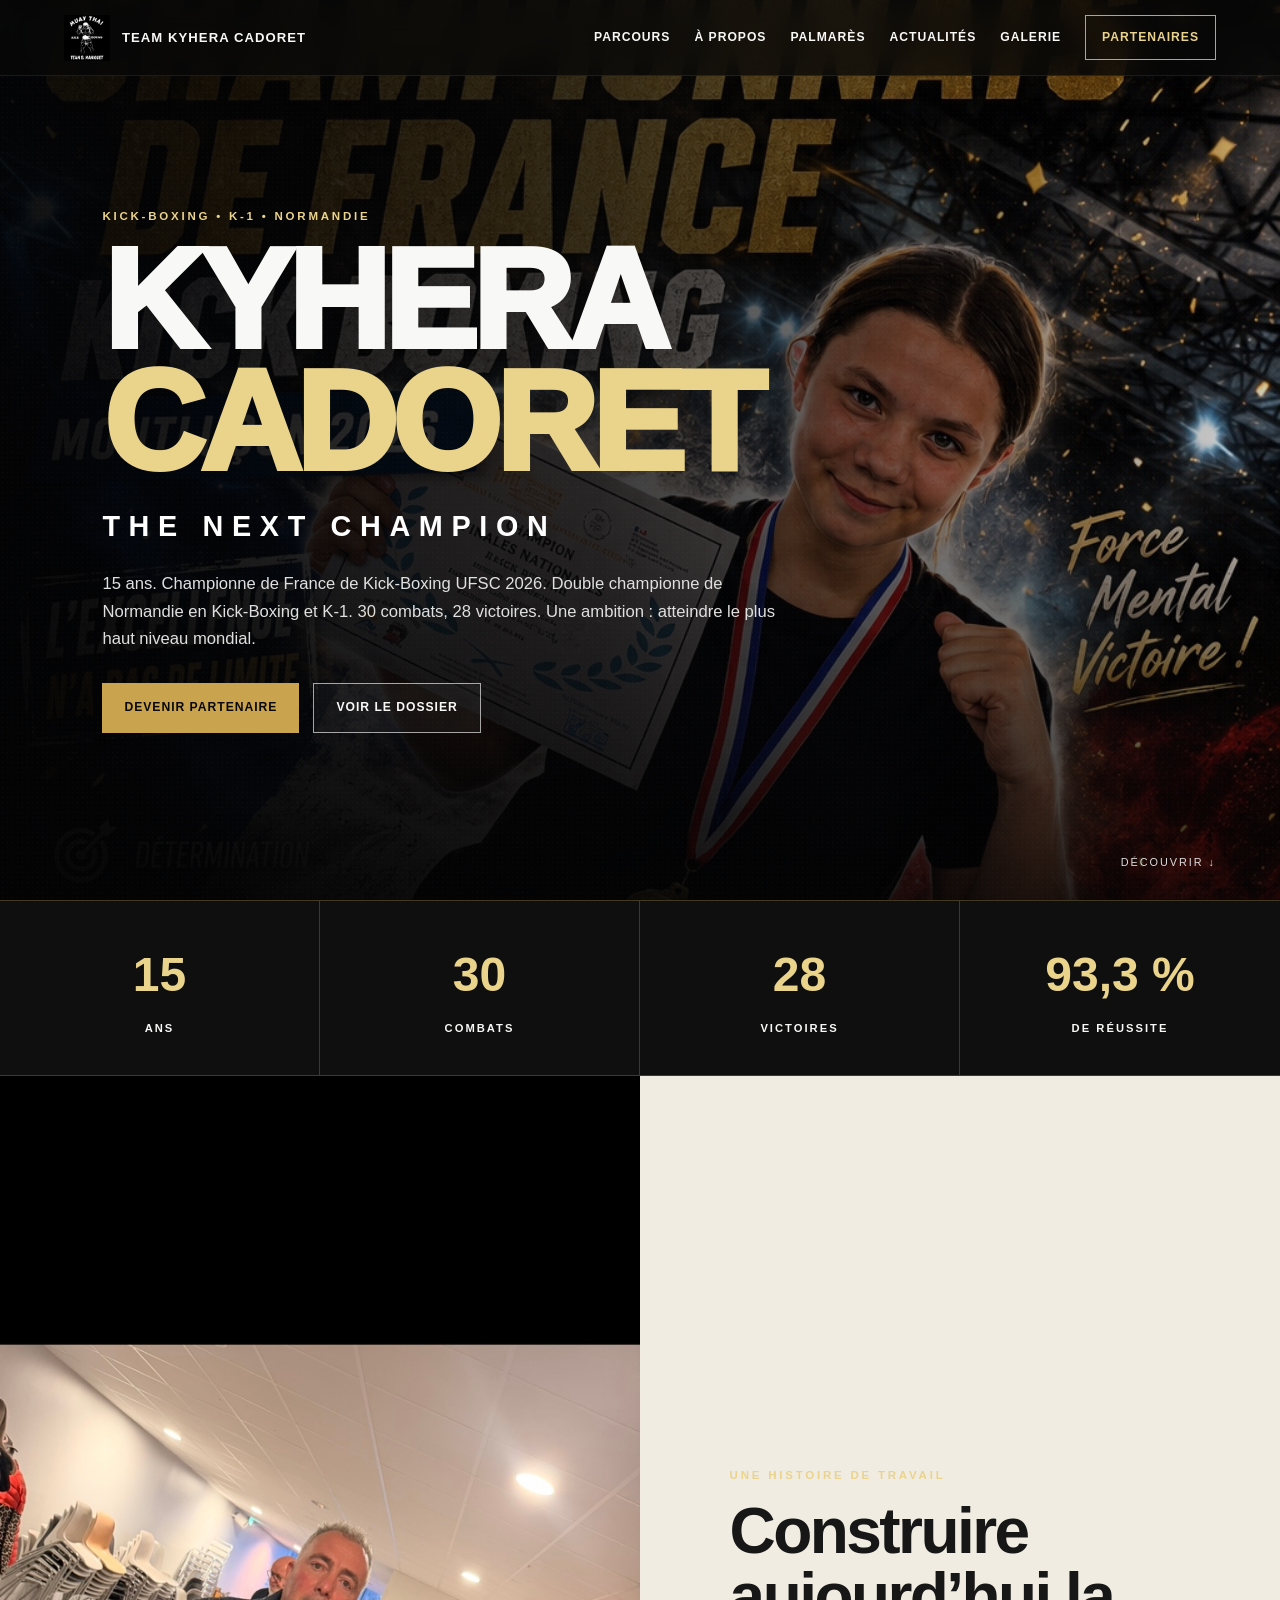
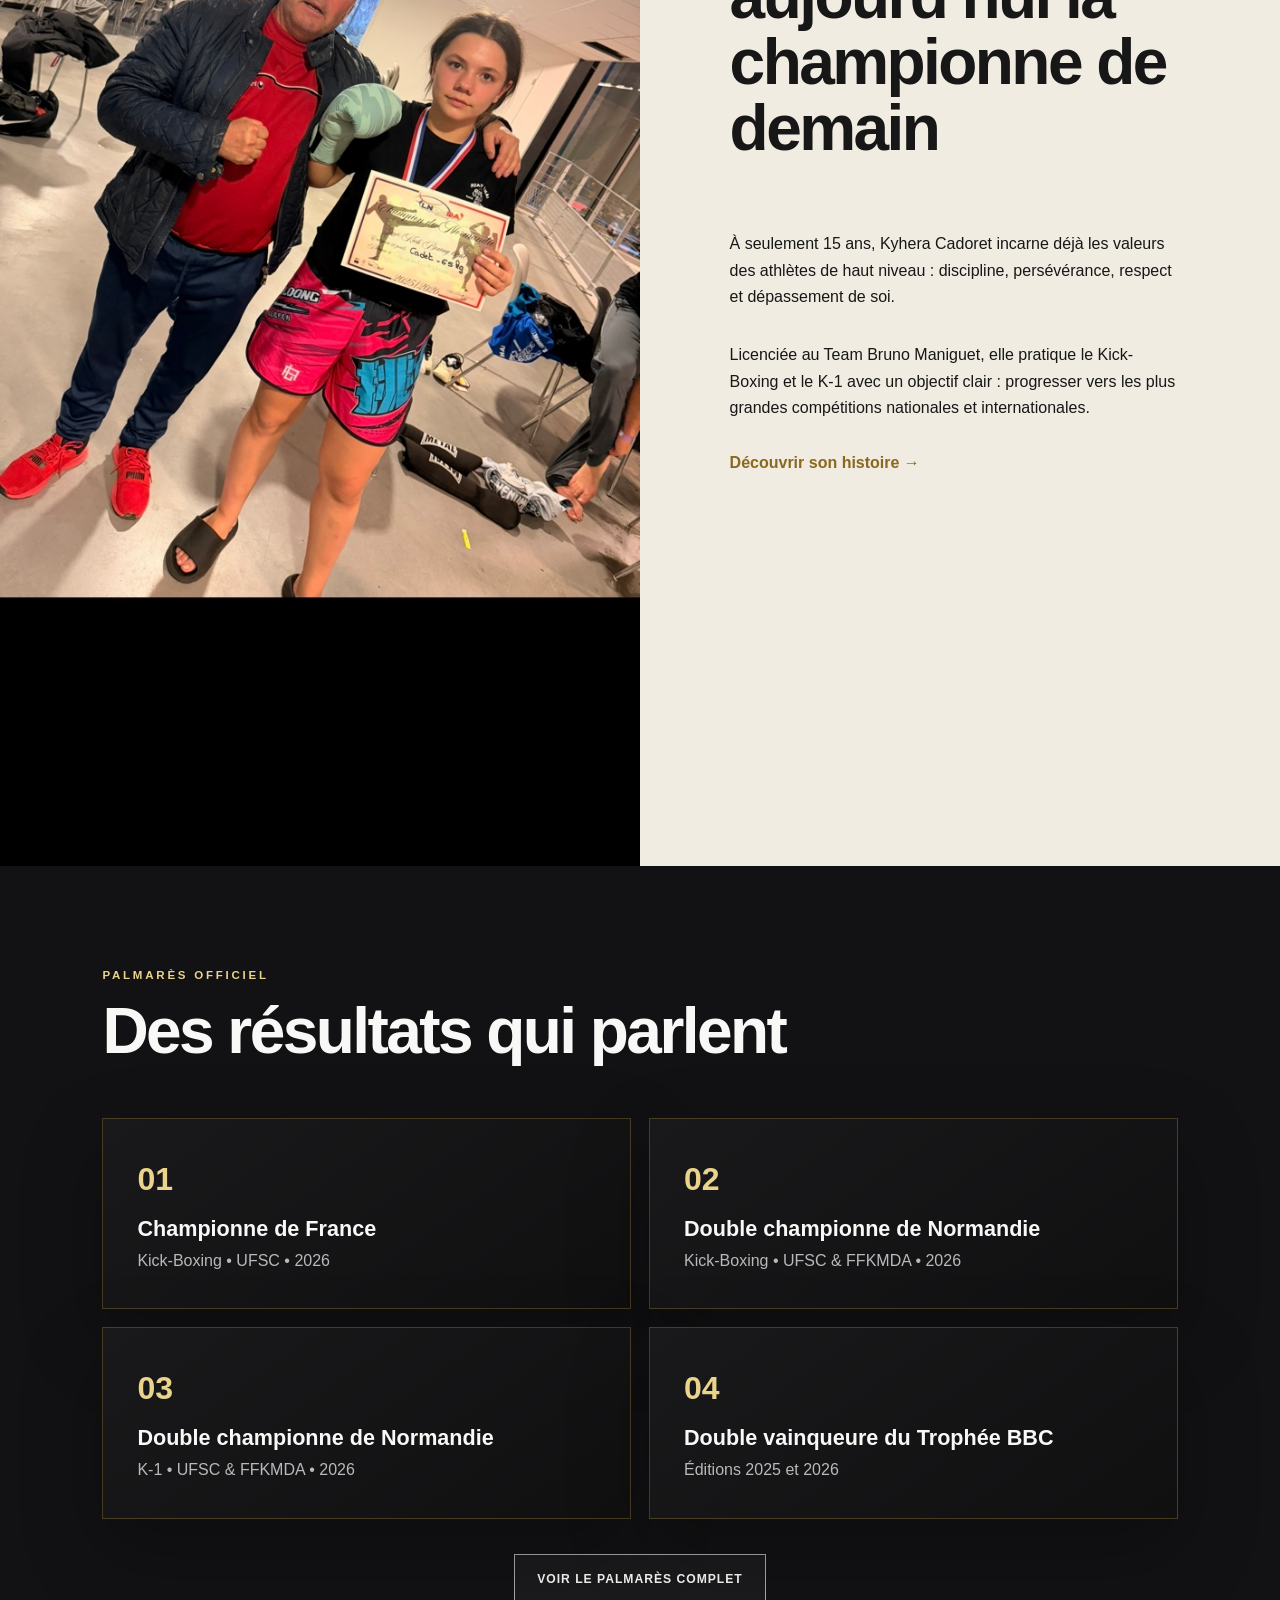
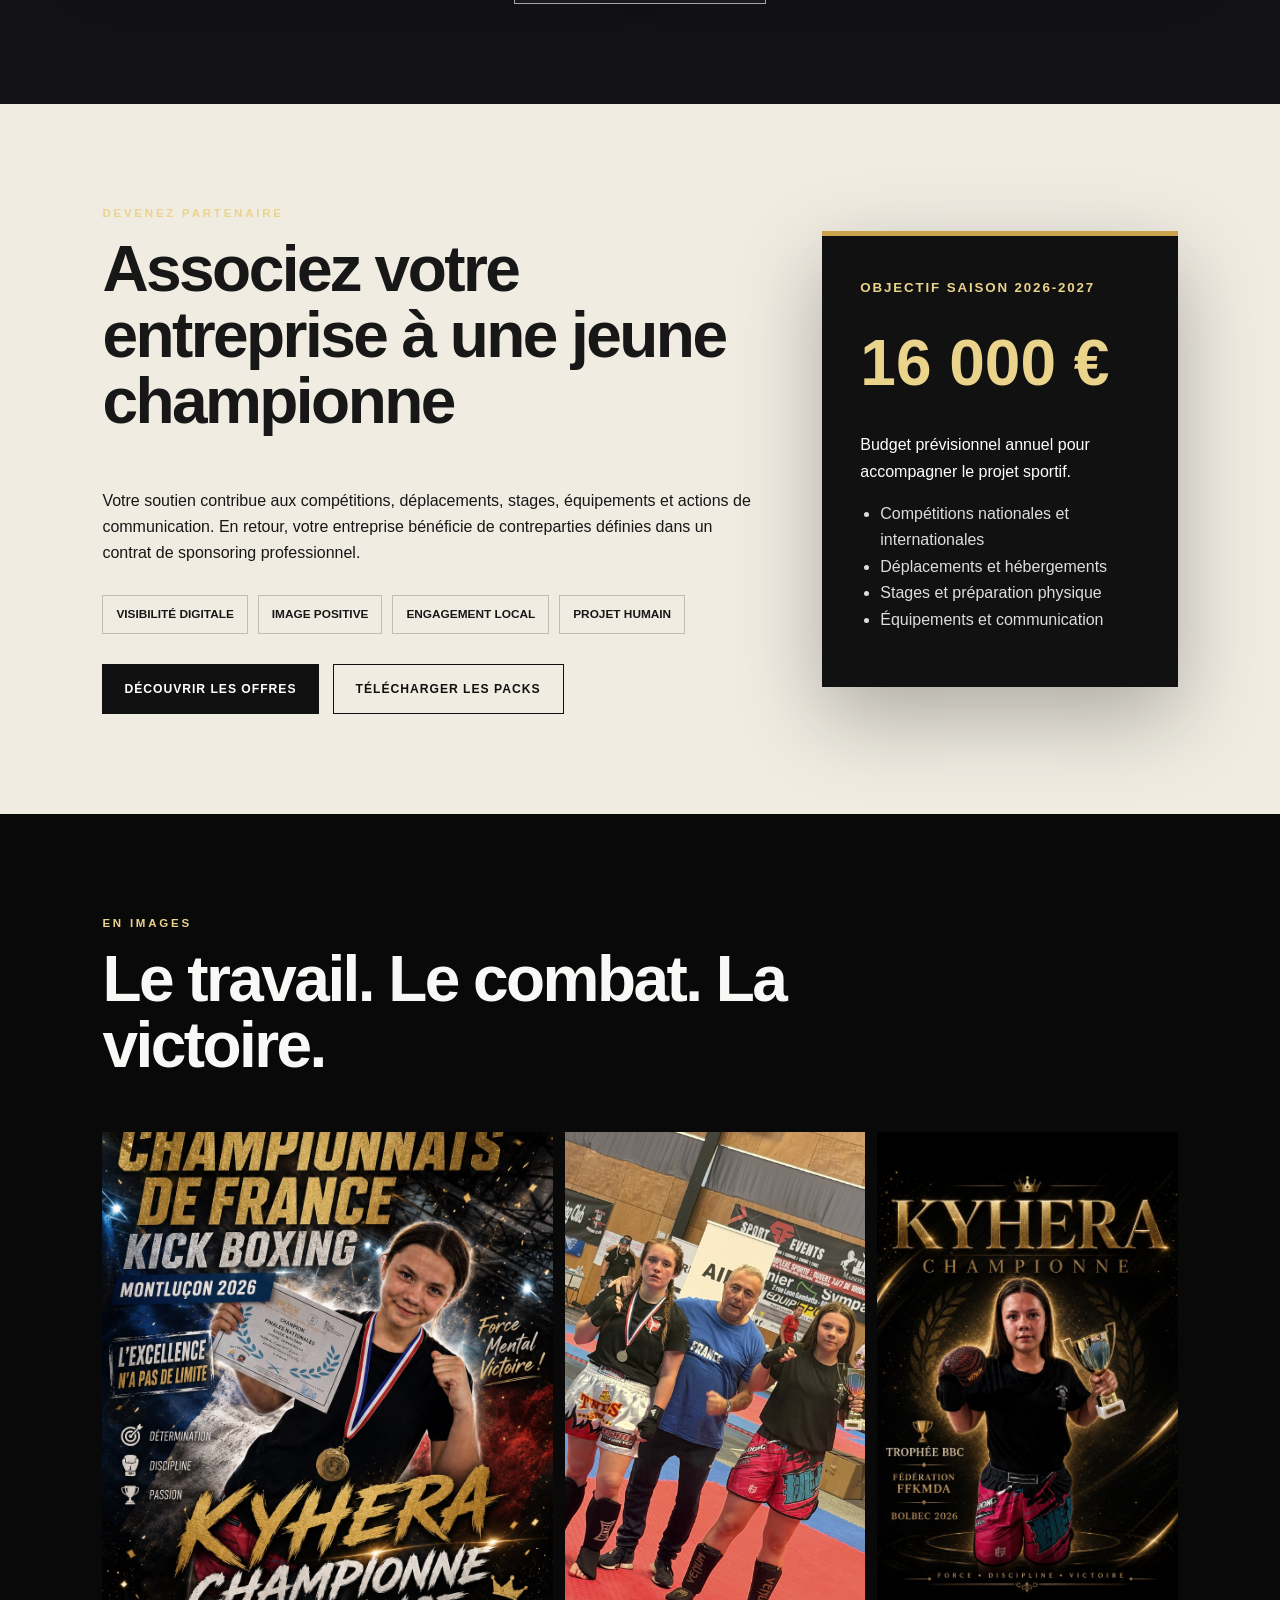
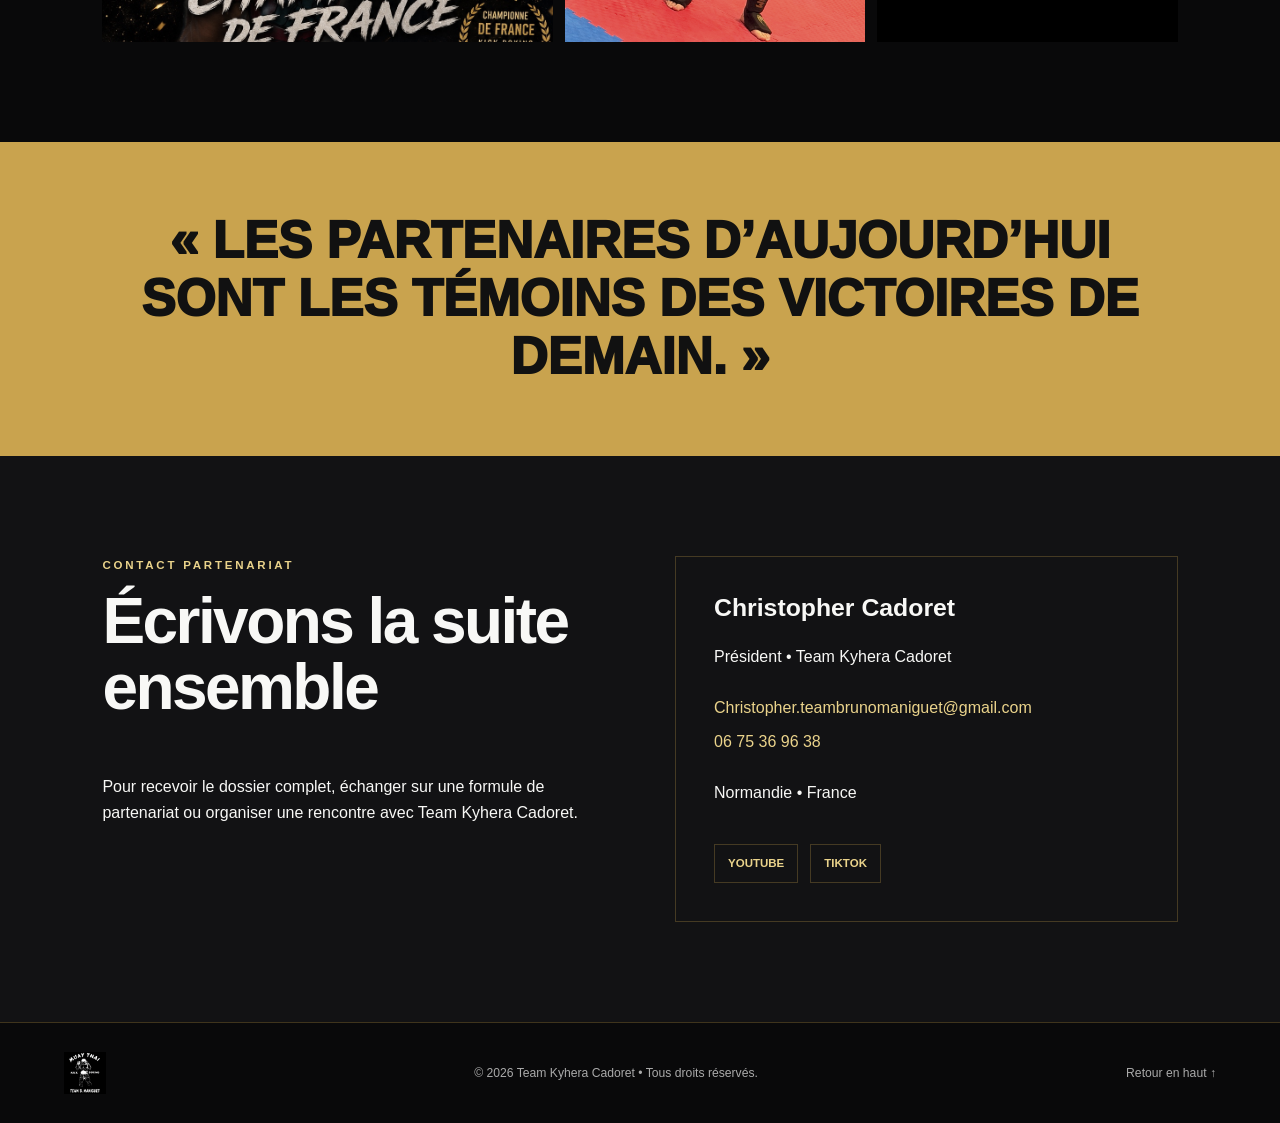
<file: index.html>
<!doctype html>
<html lang="fr">
<head>
  <meta charset="utf-8">
  <meta name="viewport" content="width=device-width, initial-scale=1">

  <title>Kyhera Cadoret | Championne de France de Kick-Boxing | Team Kyhera Cadoret</title>
  <meta name="description" content="Site officiel de Kyhera Cadoret, championne de France de Kick-Boxing UFSC 2026, double championne de Normandie en Kick-Boxing et K-1. Découvrez son parcours, son palmarès, ses actualités et ses partenaires.">
  <meta name="robots" content="index, follow">
  <meta name="author" content="Team Kyhera Cadoret">

  <link rel="canonical" href="https://christophercadoret-dev.github.io/Teamkyhera-cadoret/">
  <link rel="stylesheet" href="styles.css">

  <meta property="og:type" content="website">
  <meta property="og:title" content="Kyhera Cadoret | Championne de France de Kick-Boxing">
  <meta property="og:description" content="Découvrez le parcours, le palmarès et le projet sportif de Kyhera Cadoret.">
  <meta property="og:url" content="https://christophercadoret-dev.github.io/Teamkyhera-cadoret/">
  <meta property="og:image" content="https://christophercadoret-dev.github.io/Teamkyhera-cadoret/kyhera-hero.jpg">

  <meta name="twitter:card" content="summary_large_image">
  <meta name="twitter:title" content="Kyhera Cadoret | Championne de France">
  <meta name="twitter:description" content="Site officiel de Kyhera Cadoret, jeune championne de Kick-Boxing et K-1.">
  <meta name="twitter:image" content="https://christophercadoret-dev.github.io/Teamkyhera-cadoret/kyhera-hero.jpg">

  <script type="application/ld+json">
  {
    "@context": "https://schema.org",
    "@type": "Person",
    "name": "Kyhera Cadoret",
    "description": "Championne de France de Kick-Boxing UFSC 2026 et double championne de Normandie.",
    "url": "https://christophercadoret-dev.github.io/Teamkyhera-cadoret/",
    "image": "https://christophercadoret-dev.github.io/Teamkyhera-cadoret/kyhera-hero.jpg",
    "sameAs": [
      "https://www.youtube.com/@Kyherathenextchampion",
      "https://www.tiktok.com/@kyhera.the.next.champion"
    ]
  }
  </script>
</head>

<body>
  <header class="topbar" id="accueil">
    <a class="brand" href="#accueil" aria-label="Accueil Team Kyhera Cadoret">
      <img src="logo-team-bruno-maniguet.png" alt="Logo Team Kyhera Cadoret">
      <span>TEAM KYHERA CADORET</span>
    </a>

    <button class="menu-button" type="button" aria-label="Ouvrir le menu" aria-expanded="false">
      <span></span><span></span><span></span>
    </button>

    <nav class="main-nav" aria-label="Navigation principale">
      <a href="#parcours">Parcours</a>
      <a href="apropos.html">À propos</a>
      <a href="palmares.html">Palmarès</a>
      <a href="actualites.html">Actualités</a>
      <a href="galerie.html">Galerie</a>
      <a href="sponsors.html" class="nav-highlight">Partenaires</a>
    </nav>
  </header>

  <main>
    <section class="hero">
      <div class="hero-shade"></div>
      <div class="hero-grain"></div>

      <div class="hero-content reveal">
        <p class="kicker">KICK-BOXING • K-1 • NORMANDIE</p>
        <h1>KYHERA<br><span>CADORET</span></h1>
        <p class="hero-subtitle">THE NEXT CHAMPION</p>
        <p class="hero-copy">
          15 ans. Championne de France de Kick-Boxing UFSC 2026. Double championne de Normandie
          en Kick-Boxing et K-1. 30 combats, 28 victoires. Une ambition : atteindre le plus haut niveau mondial.
        </p>

        <div class="hero-actions">
          <a class="button button-gold" href="sponsors.html">Devenir partenaire</a>
          <a class="button button-glass" href="dossier-sponsoring-team-kyhera-cadoret.pdf" target="_blank" rel="noopener">
            Voir le dossier
          </a>
        </div>
      </div>

      <a class="scroll-link" href="#chiffres">Découvrir <span>↓</span></a>
    </section>

    <section class="numbers" id="chiffres" aria-label="Statistiques de Kyhera Cadoret">
      <article class="number-card reveal">
        <strong class="counter" data-target="15">0</strong>
        <span>ANS</span>
      </article>
      <article class="number-card reveal">
        <strong class="counter" data-target="30">0</strong>
        <span>COMBATS</span>
      </article>
      <article class="number-card reveal">
        <strong class="counter" data-target="28">0</strong>
        <span>VICTOIRES</span>
      </article>
      <article class="number-card reveal">
        <strong>93,3 %</strong>
        <span>DE RÉUSSITE</span>
      </article>
    </section>

    <section class="story" id="parcours">
      <div class="story-image reveal">
        <img src="kyhera-training.jpg" alt="Kyhera Cadoret à l'entraînement au Team Bruno Maniguet" loading="lazy">
      </div>

      <div class="story-copy reveal">
        <p class="kicker">UNE HISTOIRE DE TRAVAIL</p>
        <h2>Construire aujourd’hui la championne de demain</h2>
        <p>
          À seulement 15 ans, Kyhera Cadoret incarne déjà les valeurs des athlètes de haut niveau :
          discipline, persévérance, respect et dépassement de soi.
        </p>
        <p>
          Licenciée au Team Bruno Maniguet, elle pratique le Kick-Boxing et le K-1 avec un objectif clair :
          progresser vers les plus grandes compétitions nationales et internationales.
        </p>
        <a class="text-link" href="apropos.html">Découvrir son histoire →</a>
      </div>
    </section>

    <section class="titles">
      <div class="section-heading reveal">
        <p class="kicker">PALMARÈS OFFICIEL</p>
        <h2>Des résultats qui parlent</h2>
      </div>

      <div class="title-grid">
        <article class="title-card reveal">
          <span>01</span>
          <h3>Championne de France</h3>
          <p>Kick-Boxing • UFSC • 2026</p>
        </article>
        <article class="title-card reveal">
          <span>02</span>
          <h3>Double championne de Normandie</h3>
          <p>Kick-Boxing • UFSC & FFKMDA • 2026</p>
        </article>
        <article class="title-card reveal">
          <span>03</span>
          <h3>Double championne de Normandie</h3>
          <p>K-1 • UFSC & FFKMDA • 2026</p>
        </article>
        <article class="title-card reveal">
          <span>04</span>
          <h3>Double vainqueure du Trophée BBC</h3>
          <p>Éditions 2025 et 2026</p>
        </article>
      </div>

      <div class="center">
        <a class="button button-outline" href="palmares.html">Voir le palmarès complet</a>
      </div>
    </section>

    <section class="partner-band">
      <div class="partner-copy reveal">
        <p class="kicker">DEVENEZ PARTENAIRE</p>
        <h2>Associez votre entreprise à une jeune championne</h2>
        <p>
          Votre soutien contribue aux compétitions, déplacements, stages, équipements et actions de communication.
          En retour, votre entreprise bénéficie de contreparties définies dans un contrat de sponsoring professionnel.
        </p>

        <div class="pill-list">
          <span>Visibilité digitale</span>
          <span>Image positive</span>
          <span>Engagement local</span>
          <span>Projet humain</span>
        </div>

        <div class="hero-actions">
          <a class="button button-dark" href="sponsors.html">Découvrir les offres</a>
          <a class="button button-outline-dark" href="packs-sponsoring-team-kyhera-cadoret.pdf" target="_blank" rel="noopener">
            Télécharger les packs
          </a>
        </div>
      </div>

      <aside class="budget-card reveal">
        <small>OBJECTIF SAISON 2026-2027</small>
        <strong>16 000 €</strong>
        <p>Budget prévisionnel annuel pour accompagner le projet sportif.</p>
        <ul>
          <li>Compétitions nationales et internationales</li>
          <li>Déplacements et hébergements</li>
          <li>Stages et préparation physique</li>
          <li>Équipements et communication</li>
        </ul>
      </aside>
    </section>

    <section class="gallery-preview">
      <div class="section-heading reveal">
        <p class="kicker">EN IMAGES</p>
        <h2>Le travail. Le combat. La victoire.</h2>
      </div>

      <div class="photo-grid">
        <a href="galerie.html" class="photo-large reveal">
          <img src="kyhera-combat-1.jpg" alt="Kyhera Cadoret pendant un combat officiel de Kick-Boxing" loading="lazy">
        </a>
        <a href="galerie.html" class="reveal">
          <img src="kyhera-podium.jpg" alt="Kyhera Cadoret sur le podium après une victoire" loading="lazy">
        </a>
        <a href="galerie.html" class="reveal">
          <img src="kyhera-combat-2.jpg" alt="Kyhera Cadoret en tenue de compétition" loading="lazy">
        </a>
      </div>
    </section>

    <section class="quote-section">
      <blockquote>
        « Les partenaires d’aujourd’hui sont les témoins des victoires de demain. »
      </blockquote>
    </section>

    <section class="contact-section" id="contact">
      <div class="reveal">
        <p class="kicker">CONTACT PARTENARIAT</p>
        <h2>Écrivons la suite ensemble</h2>
        <p>
          Pour recevoir le dossier complet, échanger sur une formule de partenariat
          ou organiser une rencontre avec Team Kyhera Cadoret.
        </p>
      </div>

      <div class="contact-card reveal">
        <h3>Christopher Cadoret</h3>
        <p>Président • Team Kyhera Cadoret</p>
        <a href="mailto:Christopher.teambrunomaniguet@gmail.com">Christopher.teambrunomaniguet@gmail.com</a>
        <a href="tel:+33675369638">06 75 36 96 38</a>
        <p>Normandie • France</p>

        <div class="social-links">
          <a href="https://www.youtube.com/@Kyherathenextchampion" target="_blank" rel="noopener">YouTube</a>
          <a href="https://www.tiktok.com/@kyhera.the.next.champion" target="_blank" rel="noopener">TikTok</a>
        </div>
      </div>
    </section>
  </main>

  <footer class="footer">
    <img src="logo-team-bruno-maniguet.png" alt="" aria-hidden="true">
    <p>© 2026 Team Kyhera Cadoret • Tous droits réservés.</p>
    <a href="#accueil">Retour en haut ↑</a>
  </footer>

  <script src="script.js"></script>
</body>
</html>
</file>
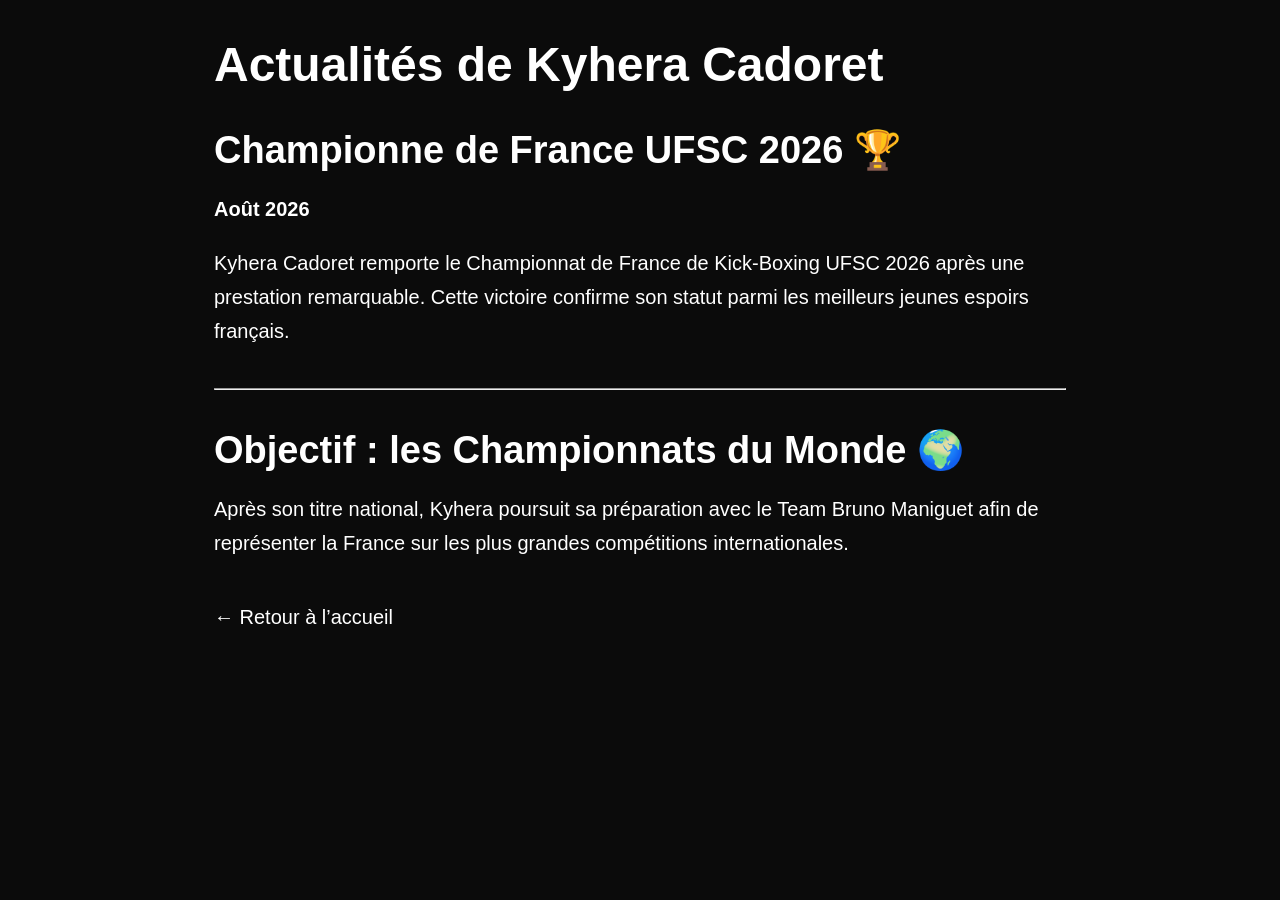
<file: actualites.html>
<!DOCTYPE html>
<html lang="fr">
<head>
  <meta charset="UTF-8">
  <meta name="viewport" content="width=device-width, initial-scale=1.0">

  <title>Actualités | Kyhera Cadoret</title>

  <meta name="description" content="Retrouvez toutes les actualités, les combats, les résultats et les compétitions de Kyhera Cadoret.">

  <link rel="stylesheet" href="styles.css">

  <style>
    body {
      margin: 0;
      background: #0b0b0b;
      color: #ffffff;
      font-family: Arial, sans-serif;
    }

    .actualites-header {
      max-width: 900px;
      margin: 0 auto;
      padding: 40px 24px 20px;
    }

    .actualites-header h1 {
      margin: 0;
      font-size: 48px;
      line-height: 1.05;
    }

    .actualites-content {
      max-width: 900px;
      margin: 0 auto;
      padding: 20px 24px 80px;
    }

    .actualites-content article {
      margin-bottom: 40px;
    }

    .actualites-content h2 {
      margin: 0 0 20px;
      font-size: 38px;
      line-height: 1.1;
    }

    .actualites-content p {
      font-size: 20px;
      line-height: 1.7;
    }

    .actualites-content hr {
      margin: 40px 0;
    }

    @media (max-width: 600px) {
      .actualites-header h1 {
        font-size: 36px;
      }

      .actualites-content h2 {
        font-size: 30px;
      }

      .actualites-content p {
        font-size: 18px;
      }
    }
  </style>
</head>

<body>

  <header class="actualites-header">
    <h1>Actualités de Kyhera Cadoret</h1>
  </header>

  <main class="actualites-content">

    <article>
      <h2>Championne de France UFSC 2026 🏆</h2>

      <p><strong>Août 2026</strong></p>

      <p>
        Kyhera Cadoret remporte le Championnat de France de Kick-Boxing UFSC 2026 après une prestation remarquable.
        Cette victoire confirme son statut parmi les meilleurs jeunes espoirs français.
      </p>
    </article>

    <hr>

    <article>
      <h2>Objectif : les Championnats du Monde 🌍</h2>

      <p>
        Après son titre national, Kyhera poursuit sa préparation avec le Team Bruno Maniguet afin de représenter la France
        sur les plus grandes compétitions internationales.
      </p>
    </article>

    <p>
      <a href="index.html">← Retour à l’accueil</a>
    </p>

  </main>

</body>
</html>
</file>
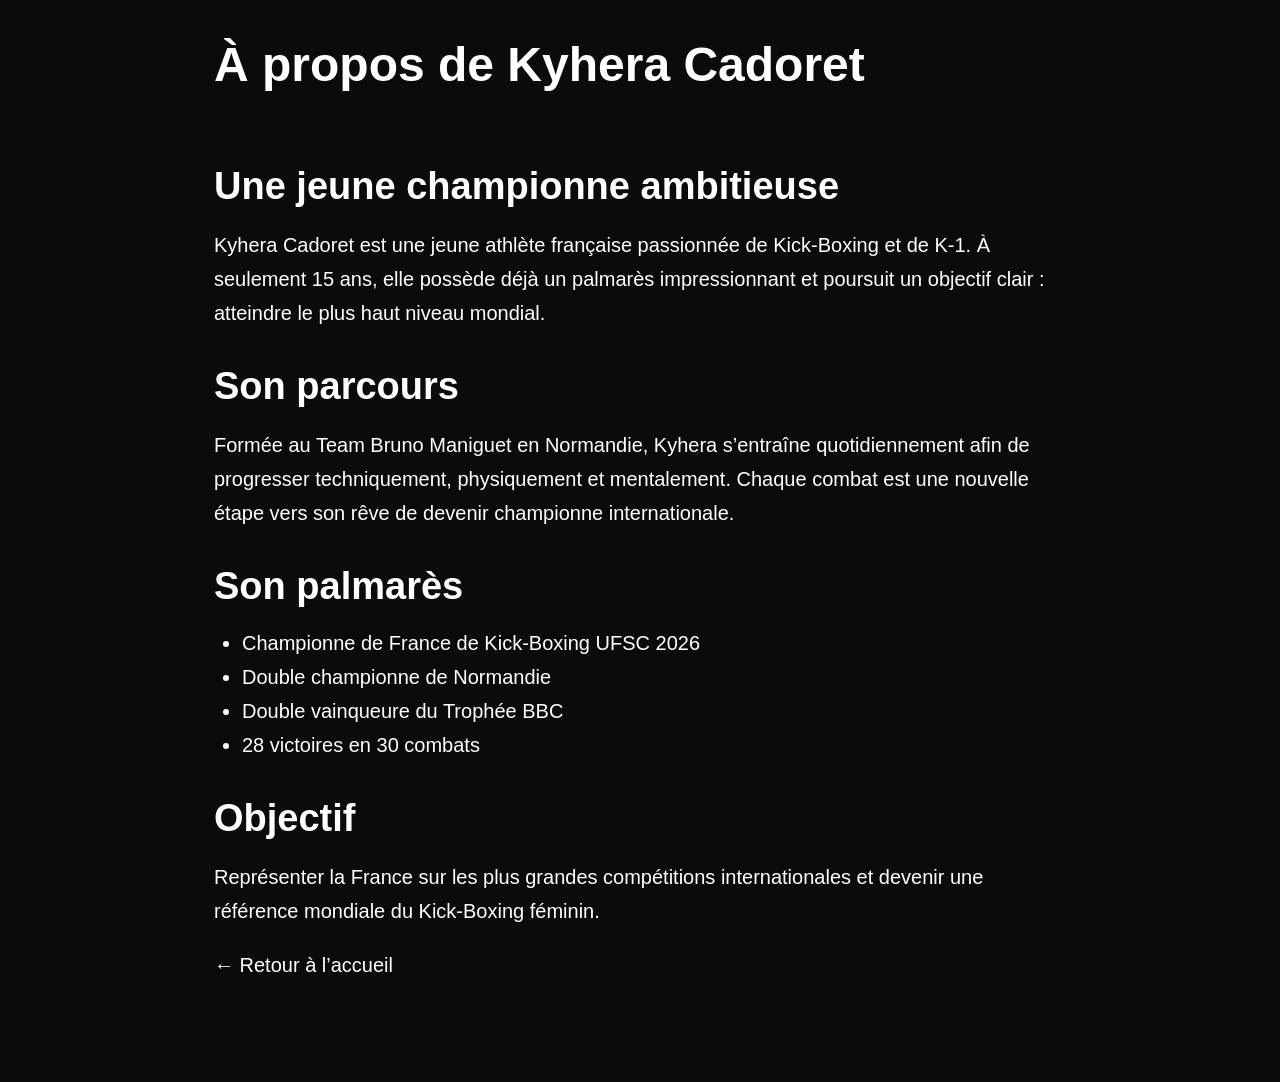
<file: apropos.html>
<!DOCTYPE html>
<html lang="fr">
<head>
  <meta charset="UTF-8">
  <meta name="viewport" content="width=device-width, initial-scale=1.0">

  <title>À propos de Kyhera Cadoret | Championne de France de Kick-Boxing</title>

  <meta name="description" content="Découvrez l’histoire de Kyhera Cadoret, championne de France de Kick-Boxing UFSC 2026, son parcours, son palmarès et ses objectifs.">

  <link rel="stylesheet" href="styles.css">

  <style>
    body {
      margin: 0;
      background: #0b0b0b;
      color: #ffffff;
      font-family: Arial, sans-serif;
    }

    .apropos-header {
      max-width: 900px;
      margin: 0 auto;
      padding: 40px 24px 20px;
    }

    .apropos-header h1 {
      margin: 0;
      font-size: 48px;
      line-height: 1.05;
    }

    .apropos-content {
      max-width: 900px;
      margin: 0 auto;
      padding: 20px 24px 80px;
    }

    .apropos-content h2 {
      margin: 36px 0 18px;
      font-size: 38px;
      line-height: 1.1;
    }

    .apropos-content p,
    .apropos-content li {
      font-size: 20px;
      line-height: 1.7;
    }

    .apropos-content ul {
      padding-left: 28px;
    }

    @media (max-width: 600px) {
      .apropos-header h1 {
        font-size: 36px;
      }

      .apropos-content h2 {
        font-size: 30px;
      }

      .apropos-content p,
      .apropos-content li {
        font-size: 18px;
      }
    }
  </style>
</head>

<body>

  <header class="apropos-header">
    <h1>À propos de Kyhera Cadoret</h1>
  </header>

  <main class="apropos-content">

    <h2>Une jeune championne ambitieuse</h2>

    <p>
      Kyhera Cadoret est une jeune athlète française passionnée de Kick-Boxing et de K-1.
      À seulement 15 ans, elle possède déjà un palmarès impressionnant et poursuit un objectif clair :
      atteindre le plus haut niveau mondial.
    </p>

    <h2>Son parcours</h2>

    <p>
      Formée au Team Bruno Maniguet en Normandie, Kyhera s’entraîne quotidiennement afin de progresser
      techniquement, physiquement et mentalement. Chaque combat est une nouvelle étape vers son rêve
      de devenir championne internationale.
    </p>

    <h2>Son palmarès</h2>

    <ul>
      <li>Championne de France de Kick-Boxing UFSC 2026</li>
      <li>Double championne de Normandie</li>
      <li>Double vainqueure du Trophée BBC</li>
      <li>28 victoires en 30 combats</li>
    </ul>

    <h2>Objectif</h2>

    <p>
      Représenter la France sur les plus grandes compétitions internationales et devenir une référence
      mondiale du Kick-Boxing féminin.
    </p>

    <p>
      <a href="index.html">← Retour à l’accueil</a>
    </p>

  </main>

</body>
</html>
</file>
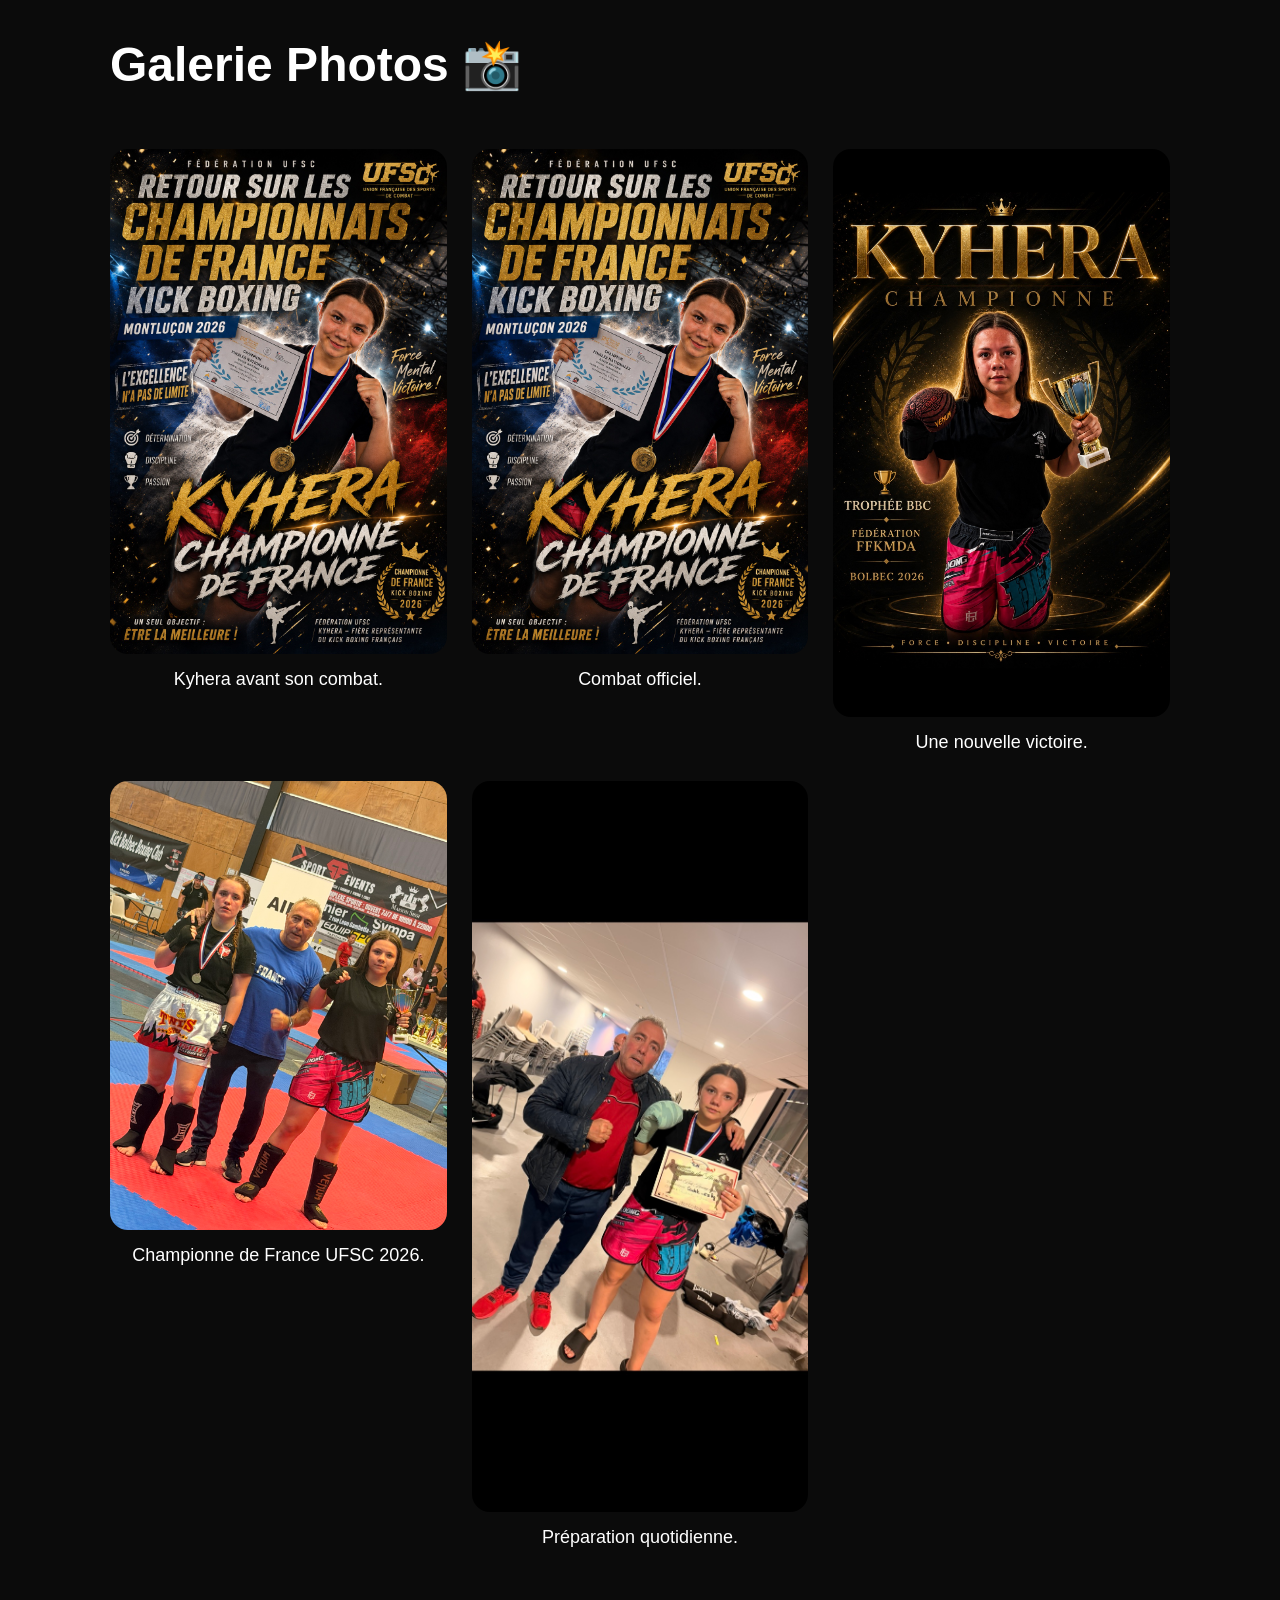
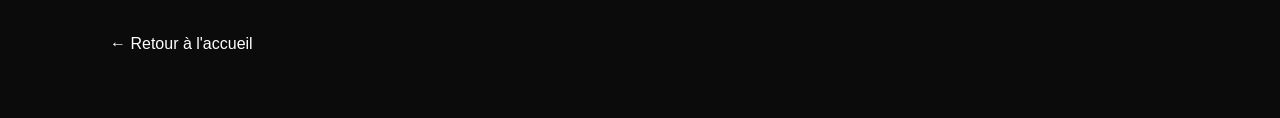
<file: galerie.html>
<!DOCTYPE html>
<html lang="fr">

<head>

<meta charset="UTF-8">
<meta name="viewport" content="width=device-width, initial-scale=1.0">

<title>Galerie Photos | Kyhera Cadoret</title>

<meta name="description" content="Découvrez les photos de Kyhera Cadoret en compétition, à l'entraînement et sur les podiums.">

<link rel="stylesheet" href="styles.css">

<style>

body{
background:#0b0b0b;
color:white;
margin:0;
font-family:Arial,sans-serif;
}

header{
max-width:1100px;
margin:auto;
padding:40px 20px;
}

header h1{
font-size:48px;
margin:0;
}

.gallery{
max-width:1100px;
margin:auto;
padding:20px;
display:grid;
grid-template-columns:repeat(auto-fit,minmax(280px,1fr));
gap:25px;
}

.gallery figure{
margin:0;
}

.gallery img{
width:100%;
border-radius:18px;
display:block;
}

.gallery figcaption{
text-align:center;
margin-top:12px;
font-size:18px;
line-height:1.5;
}

.back{
max-width:1100px;
margin:40px auto;
padding:20px;
}

@media(max-width:600px){

header h1{
font-size:36px;
}

}

</style>

</head>

<body>

<header>

<h1>Galerie Photos 📸</h1>

</header>

<section class="gallery">

<figure>

<img src="kyhera-hero.jpg" alt="Kyhera Cadoret avant un combat de Kick-Boxing">

<figcaption>Kyhera avant son combat.</figcaption>

</figure>

<figure>

<img src="kyhera-combat-1.jpg" alt="Kyhera Cadoret pendant un combat de Kick-Boxing">

<figcaption>Combat officiel.</figcaption>

</figure>

<figure>

<img src="kyhera-combat-2.jpg" alt="Victoire de Kyhera Cadoret">

<figcaption>Une nouvelle victoire.</figcaption>

</figure>

<figure>

<img src="kyhera-podium.jpg" alt="Kyhera Cadoret championne sur le podium">

<figcaption>Championne de France UFSC 2026.</figcaption>

</figure>

<figure>

<img src="kyhera-training.jpg" alt="Entraînement de Kyhera Cadoret">

<figcaption>Préparation quotidienne.</figcaption>

</figure>

</section>

<div class="back">

<a href="index.html">← Retour à l'accueil</a>

</div>

</body>

</html>
</file>
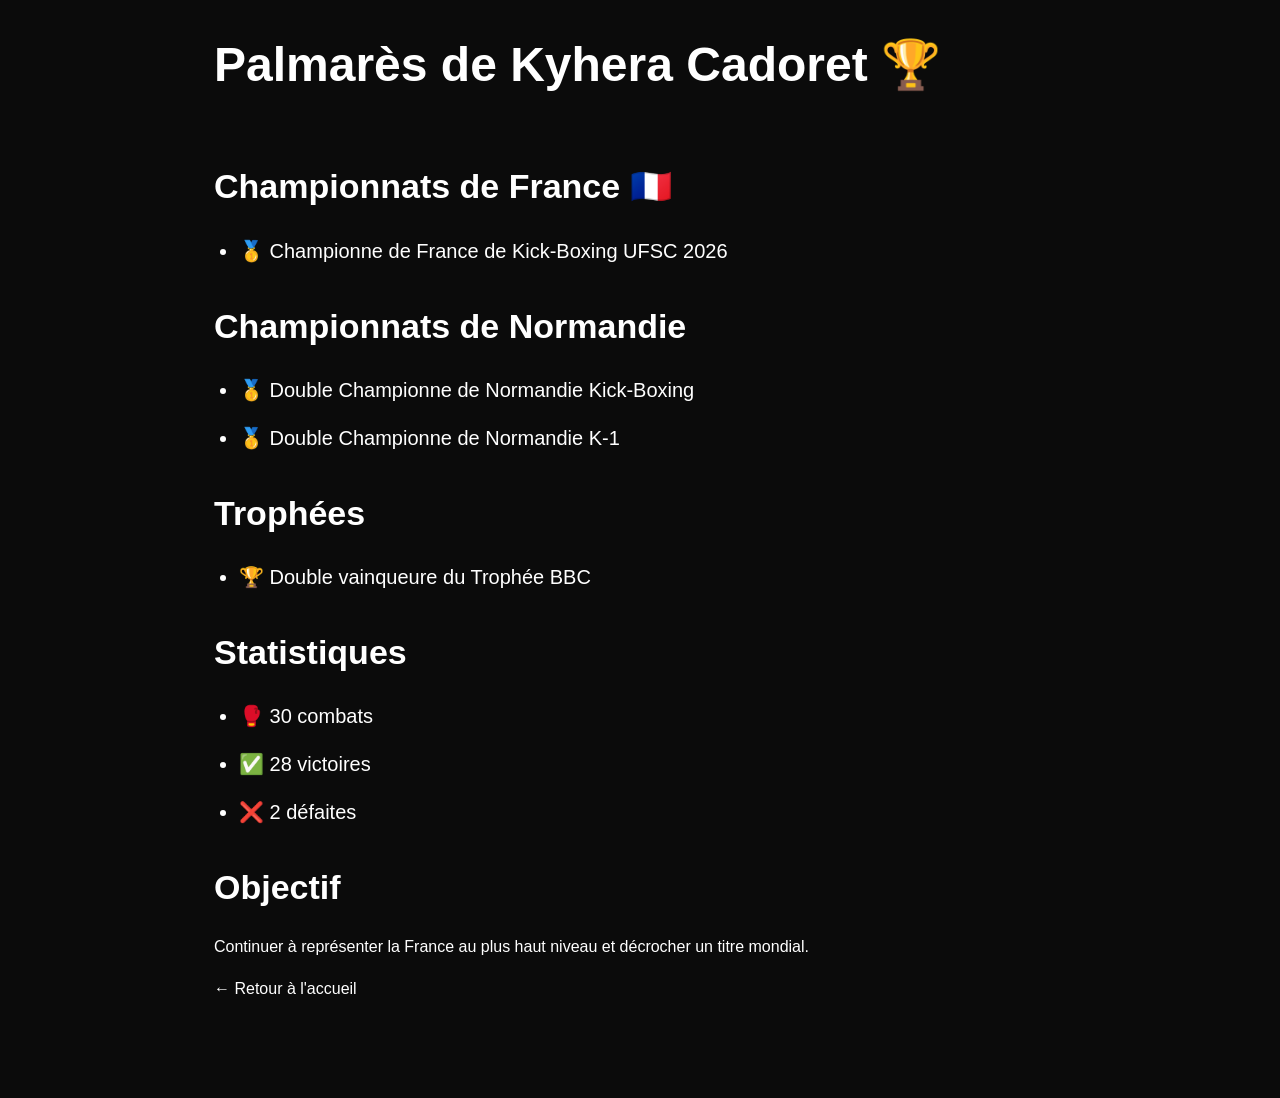
<file: palmares.html>
<!DOCTYPE html>
<html lang="fr">
<head>
<meta charset="UTF-8">
<meta name="viewport" content="width=device-width, initial-scale=1.0">

<title>Palmarès de Kyhera Cadoret | Championne de France de Kick-Boxing</title>

<meta name="description" content="Découvrez le palmarès complet de Kyhera Cadoret, championne de France de Kick-Boxing, ses titres, ses victoires et son parcours sportif.">

<link rel="stylesheet" href="styles.css">

<style>
body{
margin:0;
background:#0b0b0b;
color:white;
font-family:Arial,sans-serif;
}

.palmares-header{
max-width:900px;
margin:auto;
padding:40px 24px 20px;
}

.palmares-header h1{
font-size:48px;
margin:0;
}

.palmares-content{
max-width:900px;
margin:auto;
padding:20px 24px 80px;
}

.palmares-content h2{
font-size:34px;
margin-top:40px;
}

.palmares-content ul{
padding-left:25px;
}

.palmares-content li{
font-size:20px;
line-height:1.8;
margin-bottom:12px;
}

@media(max-width:600px){

.palmares-header h1{
font-size:36px;
}

.palmares-content h2{
font-size:28px;
}

.palmares-content li{
font-size:18px;
}

}
</style>

</head>

<body>

<header class="palmares-header">

<h1>Palmarès de Kyhera Cadoret 🏆</h1>

</header>

<main class="palmares-content">

<h2>Championnats de France 🇫🇷</h2>

<ul>

<li>🥇 Championne de France de Kick-Boxing UFSC 2026</li>

</ul>

<h2>Championnats de Normandie</h2>

<ul>

<li>🥇 Double Championne de Normandie Kick-Boxing</li>

<li>🥇 Double Championne de Normandie K-1</li>

</ul>

<h2>Trophées</h2>

<ul>

<li>🏆 Double vainqueure du Trophée BBC</li>

</ul>

<h2>Statistiques</h2>

<ul>

<li>🥊 30 combats</li>

<li>✅ 28 victoires</li>

<li>❌ 2 défaites</li>

</ul>

<h2>Objectif</h2>

<p>
Continuer à représenter la France au plus haut niveau et décrocher un titre mondial.
</p>

<p>

<a href="index.html">← Retour à l'accueil</a>

</p>

</main>

</body>

</html>
</file>
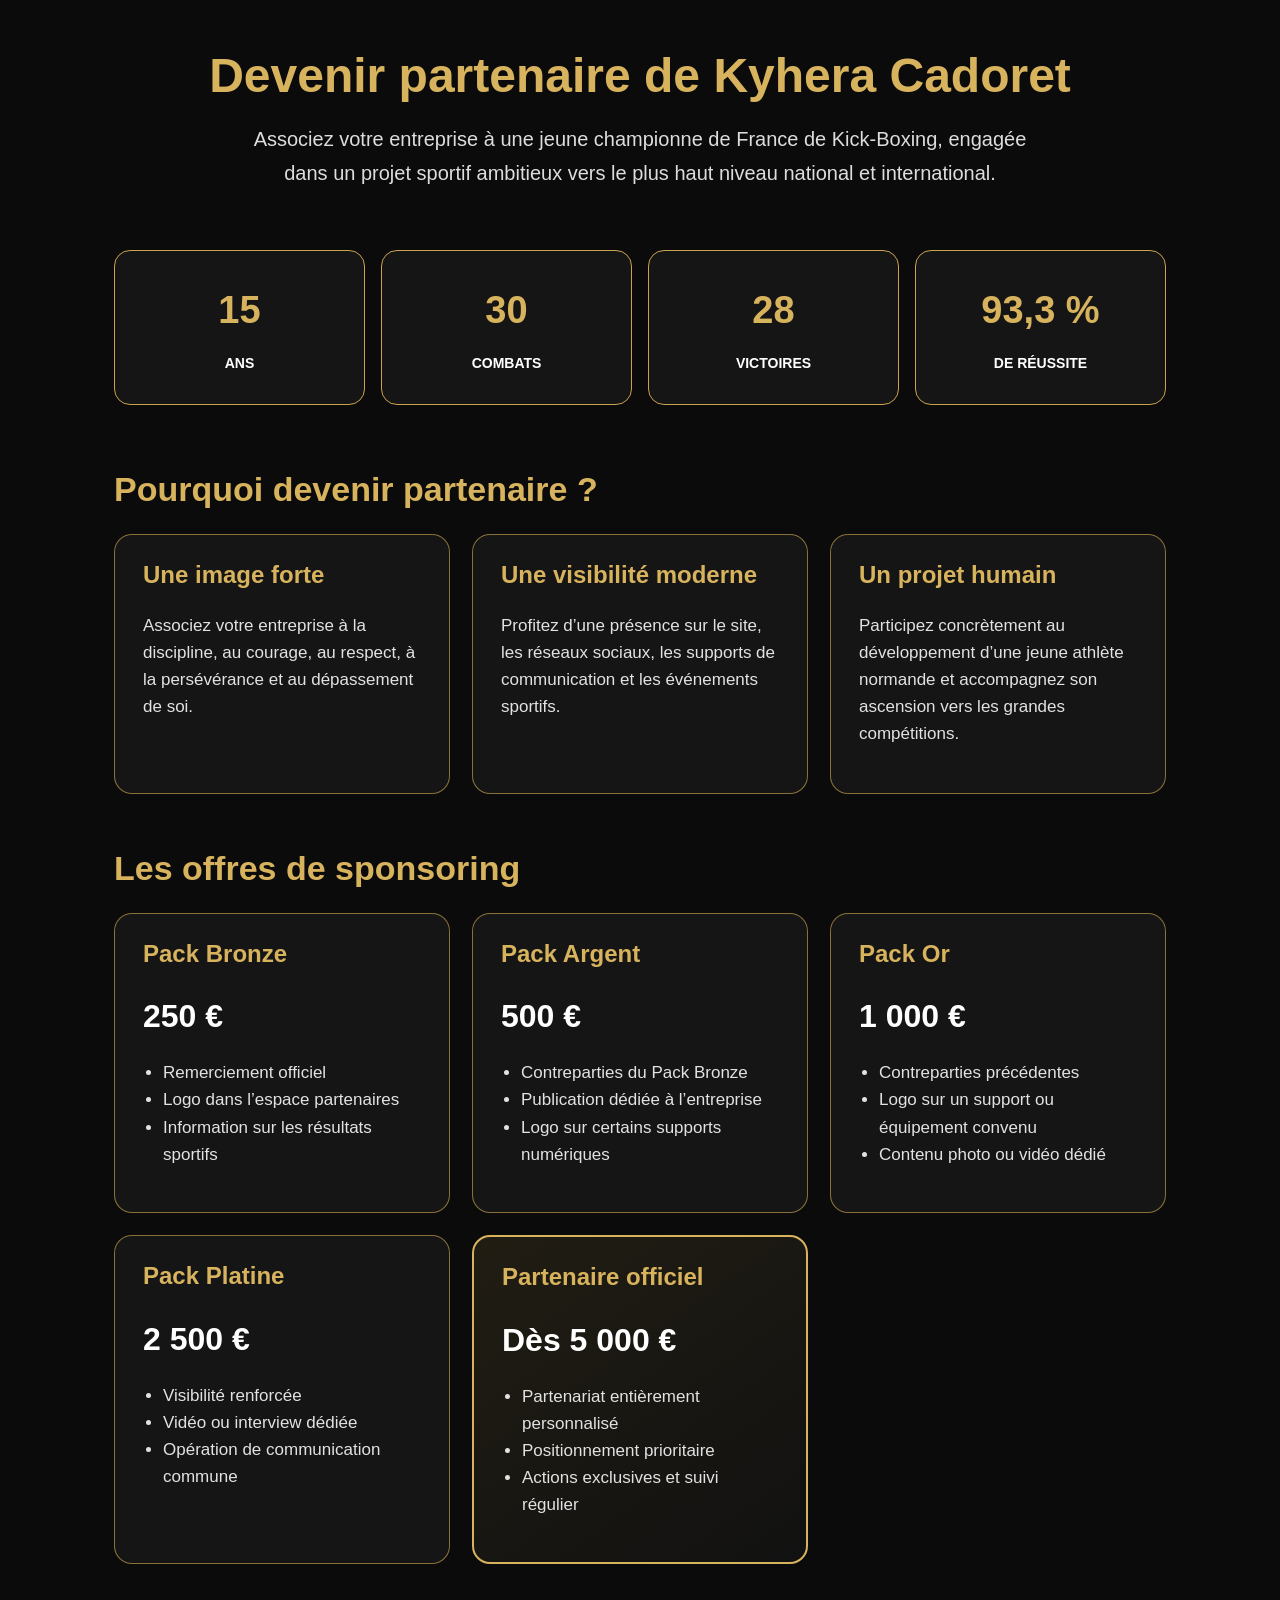
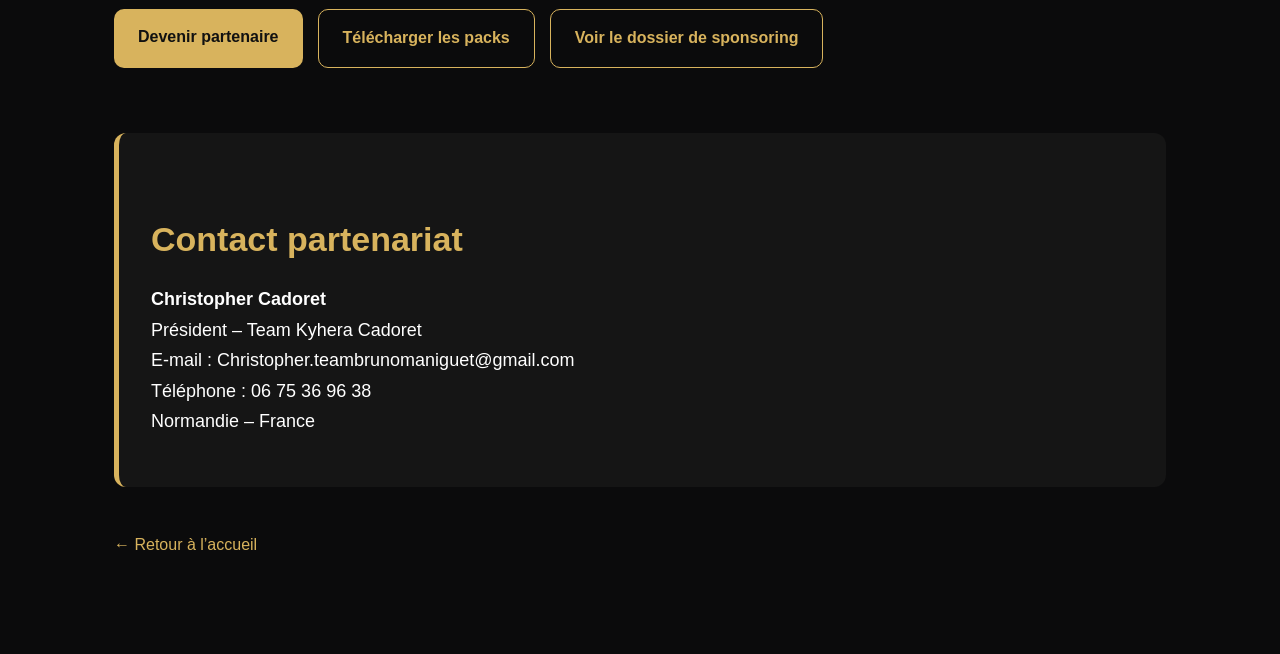
<file: sponsors.html>
<!DOCTYPE html>
<html lang="fr">
<head>
  <meta charset="UTF-8">
  <meta name="viewport" content="width=device-width, initial-scale=1.0">

  <title>Devenir partenaire de Kyhera Cadoret | Sponsoring sportif</title>

  <meta name="description" content="Devenez partenaire de Kyhera Cadoret, championne de France de Kick-Boxing UFSC 2026. Découvrez les offres de sponsoring et accompagnez son projet sportif.">

  <link rel="stylesheet" href="styles.css">

  <style>
    body {
      margin: 0;
      background: #0b0b0c;
      color: #ffffff;
      font-family: Arial, sans-serif;
    }

    .sponsors-container {
      max-width: 1100px;
      margin: auto;
      padding: 50px 24px 80px;
    }

    .sponsors-header {
      text-align: center;
      margin-bottom: 60px;
    }

    .sponsors-header h1 {
      margin: 0 0 20px;
      color: #d8b35d;
      font-size: 48px;
      line-height: 1.08;
    }

    .sponsors-header p {
      max-width: 820px;
      margin: auto;
      font-size: 20px;
      line-height: 1.7;
      color: #dddddd;
    }

    .sponsors-stats {
      display: grid;
      grid-template-columns: repeat(4, 1fr);
      gap: 16px;
      margin-bottom: 65px;
    }

    .stat-card {
      padding: 28px 15px;
      text-align: center;
      background: #151515;
      border: 1px solid #c9a34e;
      border-radius: 16px;
    }

    .stat-card strong {
      display: block;
      color: #d8b35d;
      font-size: 38px;
      margin-bottom: 8px;
    }

    .stat-card span {
      font-size: 14px;
      font-weight: bold;
      text-transform: uppercase;
    }

    h2 {
      margin: 55px 0 25px;
      color: #d8b35d;
      font-size: 34px;
      line-height: 1.15;
    }

    .benefits,
    .packs {
      display: grid;
      grid-template-columns: repeat(3, 1fr);
      gap: 22px;
    }

    .card {
      padding: 28px;
      background: #151515;
      border: 1px solid rgba(201, 163, 78, 0.65);
      border-radius: 18px;
    }

    .card h3 {
      margin-top: 0;
      color: #d8b35d;
      font-size: 24px;
    }

    .card p,
    .card li {
      font-size: 17px;
      line-height: 1.6;
      color: #e2e2e2;
    }

    .card ul {
      padding-left: 20px;
    }

    .price {
      display: block;
      margin: 15px 0;
      color: #ffffff;
      font-size: 32px;
      font-weight: bold;
    }

    .official {
      border: 2px solid #d8b35d;
      background: linear-gradient(145deg, #211d13, #111111);
    }

    .actions {
      display: flex;
      flex-wrap: wrap;
      gap: 15px;
      margin-top: 45px;
    }

    .btn {
      display: inline-block;
      padding: 15px 24px;
      background: #d8b35d;
      color: #111111;
      text-decoration: none;
      font-weight: bold;
      border-radius: 10px;
    }

    .btn-secondary {
      background: transparent;
      color: #d8b35d;
      border: 1px solid #d8b35d;
    }

    .contact-box {
      margin-top: 65px;
      padding: 32px;
      background: #151515;
      border-left: 5px solid #d8b35d;
      border-radius: 12px;
    }

    .contact-box p {
      font-size: 18px;
      line-height: 1.7;
    }

    .back {
      margin-top: 45px;
    }

    .back a {
      color: #d8b35d;
    }

    @media (max-width: 850px) {
      .sponsors-stats {
        grid-template-columns: repeat(2, 1fr);
      }

      .benefits,
      .packs {
        grid-template-columns: 1fr;
      }
    }

    @media (max-width: 600px) {
      .sponsors-container {
        padding: 35px 20px 70px;
      }

      .sponsors-header h1 {
        font-size: 36px;
      }

      .sponsors-header p {
        font-size: 18px;
      }

      .sponsors-stats {
        grid-template-columns: repeat(2, 1fr);
      }

      .stat-card strong {
        font-size: 30px;
      }

      h2 {
        font-size: 29px;
      }

      .actions {
        flex-direction: column;
      }

      .btn {
        text-align: center;
      }
    }
  </style>
</head>

<body>

  <main class="sponsors-container">

    <header class="sponsors-header">
      <h1>Devenir partenaire de Kyhera Cadoret</h1>

      <p>
        Associez votre entreprise à une jeune championne de France de Kick-Boxing,
        engagée dans un projet sportif ambitieux vers le plus haut niveau national
        et international.
      </p>
    </header>

    <section class="sponsors-stats">
      <div class="stat-card">
        <strong>15</strong>
        <span>ans</span>
      </div>

      <div class="stat-card">
        <strong>30</strong>
        <span>combats</span>
      </div>

      <div class="stat-card">
        <strong>28</strong>
        <span>victoires</span>
      </div>

      <div class="stat-card">
        <strong>93,3 %</strong>
        <span>de réussite</span>
      </div>
    </section>

    <h2>Pourquoi devenir partenaire ?</h2>

    <section class="benefits">
      <article class="card">
        <h3>Une image forte</h3>
        <p>
          Associez votre entreprise à la discipline, au courage, au respect,
          à la persévérance et au dépassement de soi.
        </p>
      </article>

      <article class="card">
        <h3>Une visibilité moderne</h3>
        <p>
          Profitez d’une présence sur le site, les réseaux sociaux,
          les supports de communication et les événements sportifs.
        </p>
      </article>

      <article class="card">
        <h3>Un projet humain</h3>
        <p>
          Participez concrètement au développement d’une jeune athlète normande
          et accompagnez son ascension vers les grandes compétitions.
        </p>
      </article>
    </section>

    <h2>Les offres de sponsoring</h2>

    <section class="packs">
      <article class="card">
        <h3>Pack Bronze</h3>
        <span class="price">250 €</span>
        <ul>
          <li>Remerciement officiel</li>
          <li>Logo dans l’espace partenaires</li>
          <li>Information sur les résultats sportifs</li>
        </ul>
      </article>

      <article class="card">
        <h3>Pack Argent</h3>
        <span class="price">500 €</span>
        <ul>
          <li>Contreparties du Pack Bronze</li>
          <li>Publication dédiée à l’entreprise</li>
          <li>Logo sur certains supports numériques</li>
        </ul>
      </article>

      <article class="card">
        <h3>Pack Or</h3>
        <span class="price">1 000 €</span>
        <ul>
          <li>Contreparties précédentes</li>
          <li>Logo sur un support ou équipement convenu</li>
          <li>Contenu photo ou vidéo dédié</li>
        </ul>
      </article>

      <article class="card">
        <h3>Pack Platine</h3>
        <span class="price">2 500 €</span>
        <ul>
          <li>Visibilité renforcée</li>
          <li>Vidéo ou interview dédiée</li>
          <li>Opération de communication commune</li>
        </ul>
      </article>

      <article class="card official">
        <h3>Partenaire officiel</h3>
        <span class="price">Dès 5 000 €</span>
        <ul>
          <li>Partenariat entièrement personnalisé</li>
          <li>Positionnement prioritaire</li>
          <li>Actions exclusives et suivi régulier</li>
        </ul>
      </article>
    </section>

    <div class="actions">
      <a class="btn"
         href="mailto:Christopher.teambrunomaniguet@gmail.com?subject=Demande%20de%20partenariat%20pour%20Kyhera%20Cadoret">
        Devenir partenaire
      </a>

      <a class="btn btn-secondary"
         href="packs-sponsoring-team-kyhera-cadoret.pdf"
         target="_blank">
        Télécharger les packs
      </a>

      <a class="btn btn-secondary"
         href="dossier-sponsoring-team-kyhera-cadoret.pdf"
         target="_blank">
        Voir le dossier de sponsoring
      </a>
    </div>

    <section class="contact-box">
      <h2>Contact partenariat</h2>

      <p>
        <strong>Christopher Cadoret</strong><br>
        Président – Team Kyhera Cadoret<br>
        E-mail : Christopher.teambrunomaniguet@gmail.com<br>
        Téléphone : 06 75 36 96 38<br>
        Normandie – France
      </p>
    </section>

    <p class="back">
      <a href="index.html">← Retour à l’accueil</a>
    </p>

  </main>

</body>
</html>
</file>
<file: styles.css>
:root {
  --black: #09090a;
  --black-soft: #121214;
  --black-card: #18181a;
  --gold: #c9a34e;
  --gold-light: #ead38b;
  --paper: #f0ece2;
  --white: #f8f8f6;
  --muted: #b9b9b9;
  --line: rgba(201, 163, 78, 0.28);
  --shadow: 0 30px 80px rgba(0, 0, 0, 0.28);
}

* {
  box-sizing: border-box;
}

html {
  scroll-behavior: smooth;
}

body {
  margin: 0;
  overflow-x: hidden;
  background: var(--black);
  color: var(--white);
  font-family: Arial, Helvetica, sans-serif;
  line-height: 1.65;
}

img {
  display: block;
  max-width: 100%;
}

a {
  color: inherit;
  text-decoration: none;
}

button,
a {
  -webkit-tap-highlight-color: transparent;
}

.topbar {
  position: fixed;
  z-index: 1000;
  top: 0;
  left: 0;
  right: 0;
  height: 76px;
  display: flex;
  align-items: center;
  justify-content: space-between;
  padding: 0 5vw;
  background: rgba(8, 8, 9, 0.76);
  border-bottom: 1px solid rgba(255, 255, 255, 0.08);
  backdrop-filter: blur(16px);
}

.brand {
  display: flex;
  align-items: center;
  gap: 12px;
  font-size: 0.82rem;
  font-weight: 900;
  letter-spacing: 0.08em;
}

.brand img {
  width: 46px;
  height: 46px;
  object-fit: contain;
}

.main-nav {
  display: flex;
  align-items: center;
  gap: 24px;
  font-size: 0.76rem;
  font-weight: 800;
  letter-spacing: 0.08em;
  text-transform: uppercase;
}

.main-nav a {
  transition: color 0.2s ease;
}

.main-nav a:hover {
  color: var(--gold-light);
}

.nav-highlight {
  padding: 11px 16px;
  border: 1px solid var(--gold);
  color: var(--gold-light);
}

.menu-button {
  display: none;
  width: 46px;
  height: 46px;
  padding: 10px;
  border: 0;
  background: transparent;
}

.menu-button span {
  display: block;
  height: 2px;
  margin: 6px 0;
  background: white;
}

.hero {
  position: relative;
  min-height: 100svh;
  display: flex;
  align-items: center;
  padding: 120px 8vw 80px;
  background: url("kyhera-hero.jpg") center 24% / cover no-repeat;
}

.hero-shade {
  position: absolute;
  inset: 0;
  background:
    linear-gradient(90deg, rgba(3, 3, 4, 0.95) 0%, rgba(3, 3, 4, 0.78) 47%, rgba(3, 3, 4, 0.17) 100%),
    linear-gradient(0deg, rgba(3, 3, 4, 0.78), transparent 46%);
}

.hero-grain {
  position: absolute;
  inset: 0;
  opacity: 0.18;
  pointer-events: none;
  background-image: radial-gradient(rgba(255,255,255,.18) .5px, transparent .5px);
  background-size: 5px 5px;
}

.hero-content {
  position: relative;
  z-index: 2;
  max-width: 810px;
}

.kicker {
  margin: 0 0 14px;
  color: var(--gold-light);
  font-size: 0.72rem;
  font-weight: 900;
  letter-spacing: 0.24em;
  text-transform: uppercase;
}

h1,
h2,
h3 {
  margin-top: 0;
  line-height: 1.03;
}

.hero h1 {
  margin-bottom: 8px;
  font-size: clamp(4.4rem, 11vw, 9rem);
  font-weight: 950;
  letter-spacing: -0.04em;
  line-height: 0.86;
}

.hero h1 span {
  color: var(--gold-light);
}

.hero-subtitle {
  margin: 20px 0;
  color: white;
  font-size: clamp(1rem, 2.4vw, 1.8rem);
  font-weight: 900;
  letter-spacing: 0.3em;
}

.hero-copy {
  max-width: 680px;
  color: #e0e0e0;
  font-size: 1.04rem;
}

.hero-actions {
  display: flex;
  flex-wrap: wrap;
  gap: 14px;
  margin-top: 30px;
}

.button {
  display: inline-flex;
  min-height: 50px;
  align-items: center;
  justify-content: center;
  padding: 13px 22px;
  font-size: 0.76rem;
  font-weight: 900;
  letter-spacing: 0.08em;
  text-transform: uppercase;
  transition: transform 0.2s ease, background 0.2s ease;
}

.button:hover {
  transform: translateY(-2px);
}

.button-gold {
  background: var(--gold);
  color: #090909;
}

.button-glass,
.button-outline {
  border: 1px solid rgba(255, 255, 255, 0.62);
  background: rgba(255,255,255,.04);
}

.button-dark {
  background: #111;
  color: white;
}

.button-outline-dark {
  border: 1px solid #111;
  color: #111;
}

.scroll-link {
  position: absolute;
  z-index: 2;
  right: 5vw;
  bottom: 28px;
  color: #ddd;
  font-size: 0.68rem;
  letter-spacing: 0.18em;
  text-transform: uppercase;
}

.numbers {
  display: grid;
  grid-template-columns: repeat(4, 1fr);
  border-top: 1px solid var(--line);
  border-bottom: 1px solid var(--line);
  background: #0f0f10;
}

.number-card {
  padding: 34px 16px;
  text-align: center;
  border-right: 1px solid var(--line);
}

.number-card:last-child {
  border-right: 0;
}

.number-card strong {
  display: block;
  color: var(--gold-light);
  font-size: clamp(2rem, 4vw, 3rem);
}

.number-card span {
  font-size: 0.7rem;
  font-weight: 900;
  letter-spacing: 0.18em;
}

.story {
  display: grid;
  grid-template-columns: 1fr 1fr;
  min-height: 660px;
  background: var(--paper);
  color: #171717;
}

.story-image img {
  width: 100%;
  height: 100%;
  object-fit: cover;
}

.story-copy {
  display: flex;
  flex-direction: column;
  justify-content: center;
  padding: 90px 8vw 90px 7vw;
}

.story-copy h2,
.section-heading h2,
.partner-copy h2,
.contact-section h2 {
  font-size: clamp(2.5rem, 5vw, 4.5rem);
  letter-spacing: -0.04em;
}

.story-copy p {
  max-width: 690px;
}

.text-link {
  margin-top: 12px;
  color: #8a681f;
  font-weight: 900;
}

.titles {
  padding: 100px 8vw;
  background: var(--black-soft);
}

.section-heading {
  max-width: 900px;
  margin-bottom: 46px;
}

.title-grid {
  display: grid;
  grid-template-columns: repeat(2, 1fr);
  gap: 18px;
}

.title-card {
  padding: 34px;
  border: 1px solid var(--line);
  background: linear-gradient(145deg, #19191b, #101011);
  box-shadow: var(--shadow);
}

.title-card span {
  color: var(--gold-light);
  font-size: 2rem;
  font-weight: 900;
}

.title-card h3 {
  margin: 12px 0 8px;
  font-size: 1.35rem;
}

.title-card p {
  margin: 0;
  color: var(--muted);
}

.center {
  margin-top: 35px;
  text-align: center;
}

.partner-band {
  display: grid;
  grid-template-columns: 1.3fr 0.7fr;
  gap: 60px;
  padding: 100px 8vw;
  background: var(--paper);
  color: #171717;
}

.partner-copy p {
  max-width: 760px;
}

.pill-list {
  display: flex;
  flex-wrap: wrap;
  gap: 10px;
  margin: 28px 0;
}

.pill-list span {
  padding: 9px 13px;
  border: 1px solid rgba(0,0,0,.2);
  font-size: 0.74rem;
  font-weight: 900;
  text-transform: uppercase;
}

.budget-card {
  align-self: center;
  padding: 38px;
  border-top: 5px solid var(--gold);
  background: #111;
  color: white;
  box-shadow: var(--shadow);
}

.budget-card small {
  color: var(--gold-light);
  font-weight: 900;
  letter-spacing: 0.14em;
}

.budget-card strong {
  display: block;
  margin: 10px 0;
  color: var(--gold-light);
  font-size: 4rem;
}

.budget-card ul {
  padding-left: 20px;
  color: #ddd;
}

.gallery-preview {
  padding: 100px 8vw;
}

.photo-grid {
  display: grid;
  grid-template-columns: 1.2fr 0.8fr 0.8fr;
  gap: 12px;
}

.photo-grid a {
  overflow: hidden;
}

.photo-grid img {
  width: 100%;
  height: 510px;
  object-fit: cover;
  filter: grayscale(.2);
  transition: transform .35s ease, filter .35s ease;
}

.photo-grid a:hover img {
  transform: scale(1.025);
  filter: none;
}

.quote-section {
  padding: 70px 8vw;
  background: var(--gold);
  color: #111;
  text-align: center;
}

.quote-section blockquote {
  max-width: 1150px;
  margin: auto;
  font-size: clamp(2rem, 4vw, 4rem);
  font-weight: 950;
  line-height: 1.13;
  text-transform: uppercase;
}

.contact-section {
  display: grid;
  grid-template-columns: 1fr 1fr;
  gap: 70px;
  padding: 100px 8vw;
  background: #121214;
}

.contact-card {
  display: flex;
  flex-direction: column;
  gap: 8px;
  padding: 38px;
  border: 1px solid var(--line);
}

.contact-card h3 {
  margin-bottom: 0;
  font-size: 1.55rem;
}

.contact-card a {
  color: var(--gold-light);
  overflow-wrap: anywhere;
}

.social-links {
  display: flex;
  gap: 12px;
  margin-top: 14px;
}

.social-links a {
  padding: 9px 13px;
  border: 1px solid var(--line);
  font-size: 0.72rem;
  font-weight: 900;
  text-transform: uppercase;
}

.footer {
  display: flex;
  align-items: center;
  justify-content: space-between;
  gap: 18px;
  padding: 28px 5vw;
  border-top: 1px solid var(--line);
  color: #aaa;
  font-size: 0.76rem;
}

.footer img {
  width: 42px;
  height: 42px;
  object-fit: contain;
}

.reveal {
  opacity: 0;
  transform: translateY(24px);
  transition: opacity .7s ease, transform .7s ease;
}

.reveal.visible {
  opacity: 1;
  transform: translateY(0);
}

@media (max-width: 980px) {
  .menu-button {
    display: block;
  }

  .main-nav {
    position: absolute;
    top: 76px;
    left: 0;
    right: 0;
    display: none;
    flex-direction: column;
    align-items: stretch;
    gap: 0;
    padding: 16px 5vw 24px;
    background: #0b0b0c;
    border-bottom: 1px solid var(--line);
  }

  .main-nav.open {
    display: flex;
  }

  .main-nav a {
    padding: 14px 0;
    border-bottom: 1px solid rgba(255,255,255,.08);
  }

  .story,
  .partner-band,
  .contact-section {
    grid-template-columns: 1fr;
  }

  .story-image {
    height: 520px;
  }

  .numbers {
    grid-template-columns: repeat(2, 1fr);
  }

  .number-card:nth-child(2) {
    border-right: 0;
  }

  .photo-grid {
    grid-template-columns: 1fr 1fr;
  }

  .photo-grid .photo-large {
    grid-column: 1 / -1;
  }

  .photo-grid img {
    height: 390px;
  }
}

@media (max-width: 600px) {
  .topbar {
    height: 68px;
    padding: 0 20px;
  }

  .brand span {
    display: none;
  }

  .brand img {
    width: 42px;
    height: 42px;
  }

  .main-nav {
    top: 68px;
  }

  .hero {
    min-height: 92svh;
    padding: 110px 22px 72px;
    background-position: 64% center;
  }

  .hero h1 {
    font-size: clamp(4.1rem, 21vw, 6rem);
  }

  .hero-subtitle {
    letter-spacing: .18em;
  }

  .hero-copy {
    font-size: .98rem;
  }

  .scroll-link {
    display: none;
  }

  .number-card {
    padding: 27px 10px;
  }

  .story-image {
    height: 430px;
  }

  .story-copy,
  .titles,
  .partner-band,
  .gallery-preview,
  .contact-section {
    padding: 70px 22px;
  }

  .story-copy h2,
  .section-heading h2,
  .partner-copy h2,
  .contact-section h2 {
    font-size: 2.65rem;
  }

  .title-grid,
  .photo-grid {
    grid-template-columns: 1fr;
  }

  .photo-grid .photo-large {
    grid-column: auto;
  }

  .photo-grid img {
    height: 370px;
  }

  .budget-card strong {
    font-size: 3.2rem;
  }

  .quote-section {
    padding: 58px 22px;
  }

  .footer {
    flex-direction: column;
    text-align: center;
  }
}
</file>
